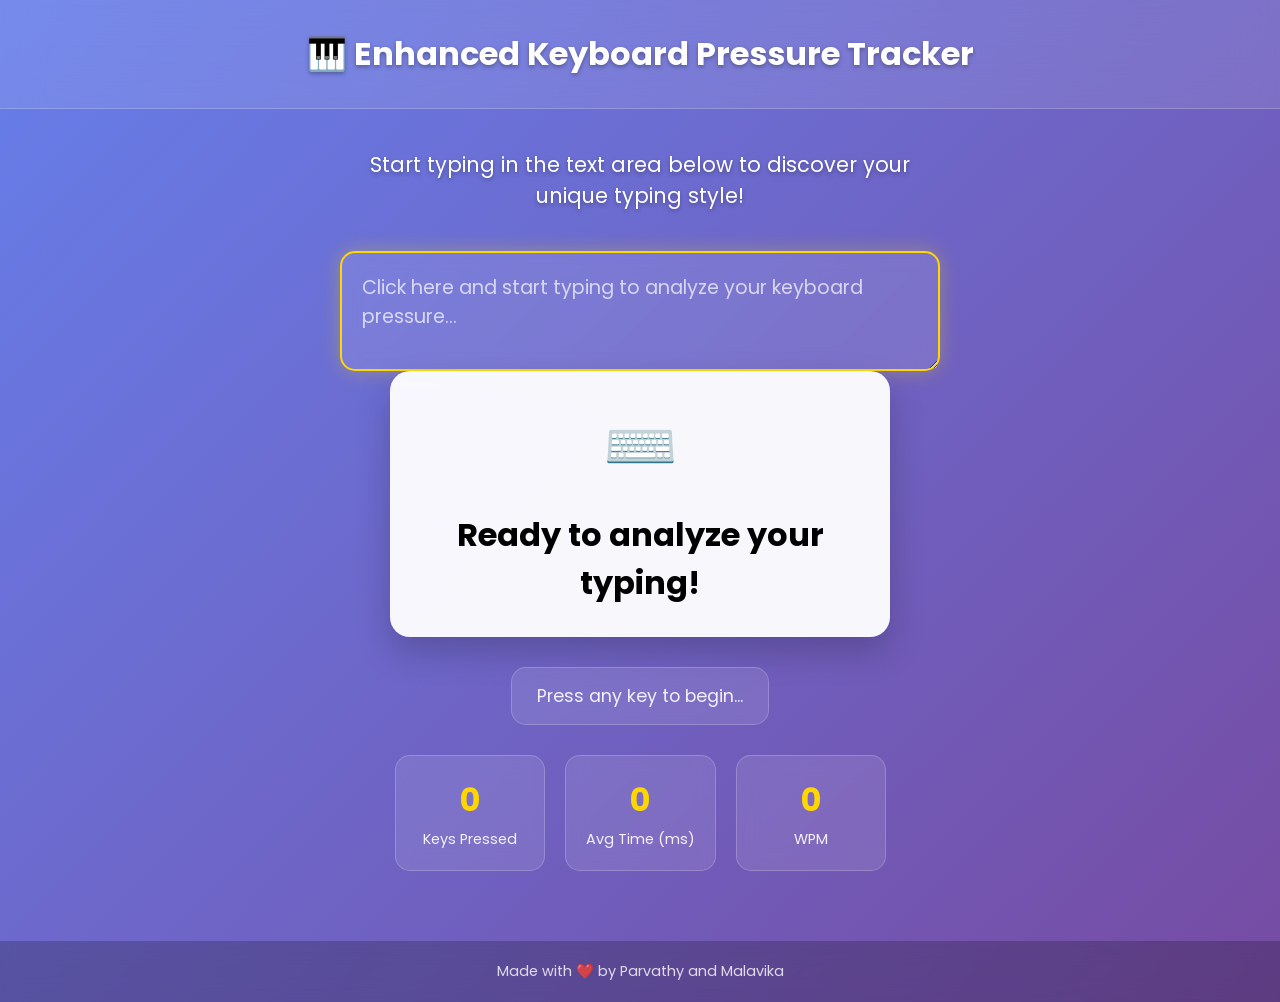
<file: index.html>
<!DOCTYPE html>
<html lang="en">
<head>
    <meta charset="UTF-8">
    <meta name="viewport" content="width=device-width, initial-scale=1.0">
    <title>🎹 Enhanced Keyboard Pressure Tracker</title>
    <link href="https://fonts.googleapis.com/css2?family=Poppins:wght@300;400;600;700&display=swap" rel="stylesheet">
    <link rel="stylesheet" href="style.css">
</head>
<body>
    <div class="container">
        <header>🎹 Enhanced Keyboard Pressure Tracker </header>
        
        <main>
            <p class="intro">Start typing in the text area below to discover your unique typing style!</p>
            
            <textarea class="typing-area" placeholder="Click here and start typing to analyze your keyboard pressure..."></textarea>
            
            <div id="result">
                <span class="emoji">⌨️</span>
                <div>Ready to analyze your typing!</div>
            </div>
            
            <div id="lastKey">Press any key to begin...</div>
            
            <div class="stats">
                <div class="stat-card">
                    <div class="stat-number" id="counter">0</div>
                    <div class="stat-label">Keys Pressed</div>
                </div>
                <div class="stat-card">
                    <div class="stat-number" id="avgTime">0</div>
                    <div class="stat-label">Avg Time (ms)</div>
                </div>
                <div class="stat-card">
                    <div class="stat-number" id="wpm">0</div>
                    <div class="stat-label">WPM</div>
                </div>
            </div>
        </main>

        <footer>Made with ❤️ by Parvathy and Malavika</footer>
    </div>

    <!-- Sound Files -->
    <audio id="soft1" src="baby.mp3"></audio>
    <audio id="soft2" src="baby.mp3"></audio>
    <audio id="smash1" src="smasher.mp3"></audio>
    <audio id="smash2" src="smasher.mp3"></audio>
    <audio id="normal" src="normal.mp3"></audio>

    <script>
        let keyPressTimes = {};
        let totalKeys = 0;
        let totalPressTime = 0;
        let startTime = null;
        let wordCount = 0;

        let keystrokeCount = parseInt(localStorage.getItem("keystrokeCount")) || 0;
        document.getElementById("counter").textContent = keystrokeCount;

        document.addEventListener("keydown", function () {
            keystrokeCount++;
            localStorage.setItem("keystrokeCount", keystrokeCount);
            document.getElementById("counter").textContent = keystrokeCount;
        });

        function playRandomSound(sounds) {
            let soundId = sounds[Math.floor(Math.random() * sounds.length)];
            let audio = document.getElementById(soundId);
            if (audio) {
                audio.currentTime = 0; 
                audio.play().catch(e => console.log('Audio play failed:', e));
            }
        }

        function updateStats() {
            document.getElementById('counter').textContent = totalKeys;
            document.getElementById('avgTime').textContent = totalKeys > 0 ? Math.round(totalPressTime / totalKeys) : 0;
            
            if (startTime) {
                const minutesPassed = (Date.now() - startTime) / 60000;
                const wpm = Math.round(wordCount / minutesPassed) || 0;
                document.getElementById('wpm').textContent = wpm;
            }
        }

        function countWords(text) {
            return text.trim().split(/\s+/).filter(word => word.length > 0).length;
        }

        function getTypingStyle(duration) {
            if (duration < 100) return { type: 'lightning', emoji: '⚡', color: '#ffd700', description: 'Lightning Fast!', sounds: ['soft1', 'soft2'] };
            if (duration < 150) return { type: 'soft', emoji: '🍼', color: '#c2f0c2', description: 'Soft Baby Typing', sounds: ['soft1', 'soft2'] };
            if (duration < 250) return { type: 'normal', emoji: '😊', color: '#cce0ff', description: 'Perfect Rhythm', sounds: ['normal'] };
            if (duration < 350) return { type: 'heavy', emoji: '🔨', color: '#ffcc99', description: 'Heavy Handed', sounds: ['normal'] };
            return { type: 'smash', emoji: '💥', color: '#ffb3b3', description: 'Keyboard Destroyer!', sounds: ['smash1', 'smash2'] };
        }

        document.addEventListener("keydown", function(event) {
            keyPressTimes[event.key] = Date.now();
            if (!startTime) startTime = Date.now();
        });

        document.addEventListener("keyup", function(event) {
            if (!keyPressTimes[event.key]) return;
            
            const pressDuration = Date.now() - keyPressTimes[event.key];
            const resultDiv = document.getElementById("result");
            const lastKeyDiv = document.getElementById("lastKey");
            
            totalKeys++;
            totalPressTime += pressDuration;
            
            const typingArea = document.querySelector('.typing-area');
            if (typingArea) wordCount = countWords(typingArea.value);
            
            updateStats();
            
            const keyDisplay = event.key === ' ' ? 'Space' : event.key.length === 1 ? event.key.toUpperCase() : event.key;
            lastKeyDiv.innerHTML = `Last key: <b>${keyDisplay}</b> (${pressDuration}ms)`;
            
            const style = getTypingStyle(pressDuration);
            resultDiv.innerHTML = `
                <span class="emoji">${style.emoji}</span>
                <div>${style.description}</div>
                <div style="font-size: 1rem; opacity: 0.8;">${pressDuration}ms</div>
            `;
            
            document.body.style.background = `linear-gradient(135deg, ${style.color}, #764ba2)`;
            
            if (style.type === 'smash') {
                resultDiv.classList.add('shake');
                setTimeout(() => resultDiv.classList.remove('shake'), 500);
            } else if (style.type === 'lightning') {
                resultDiv.classList.add('glow');
                setTimeout(() => resultDiv.classList.remove('glow'), 500);
            }
            
            playRandomSound(style.sounds);
            
            setTimeout(() => {
                document.body.style.background = 'linear-gradient(135deg, #667eea 0%, #764ba2 100%)';
            }, 600);
            
            delete keyPressTimes[event.key];
        });

        window.addEventListener('load', function() {
            document.querySelector('.typing-area').focus();
        });
    </script>
</body>
</html>
</file>
<file: style.css>
* {
            margin: 0;
            padding: 0;
            box-sizing: border-box;
        }

        body {
            font-family: 'Poppins', sans-serif;
            text-align: center;
            background: linear-gradient(135deg, #667eea 0%, #764ba2 100%);
            min-height: 100vh;
            transition: all 0.3s ease;
            overflow-x: hidden;
        }

        .container {
            min-height: 100vh;
            display: flex;
            flex-direction: column;
        }

        header {
            background: rgba(255, 255, 255, 0.1);
            backdrop-filter: blur(20px);
            border-bottom: 1px solid rgba(255, 255, 255, 0.2);
            color: white;
            padding: 30px 20px;
            font-size: 2rem;
            font-weight: 700;
            text-shadow: 0 2px 4px rgba(0,0,0,0.3);
        }

        main {
            flex: 1;
            display: flex;
            flex-direction: column;
            justify-content: center;
            align-items: center;
            padding: 40px 20px;
        }

        .intro {
            font-size: 1.3rem;
            color: white;
            margin-bottom: 40px;
            text-shadow: 0 2px 4px rgba(0,0,0,0.3);
            max-width: 600px;
        }

        #result {
            font-size: 2rem;
            font-weight: bold;
            margin-bottom: 30px;
            padding: 30px 40px;
            border-radius: 20px;
            background: rgba(255, 255, 255, 0.95);
            backdrop-filter: blur(20px);
            box-shadow: 0 15px 35px rgba(0,0,0,0.2);
            min-height: 120px;
            display: flex;
            align-items: center;
            justify-content: center;
            flex-direction: column;
            gap: 10px;
            max-width: 500px;
            width: 100%;
            transition: transform 0.3s ease;
        }

        #result:hover {
            transform: translateY(-5px);
        }

        #lastKey {
            font-size: 1.1rem;
            color: rgba(255, 255, 255, 0.9);
            background: rgba(255, 255, 255, 0.1);
            padding: 15px 25px;
            border-radius: 15px;
            backdrop-filter: blur(10px);
            margin-bottom: 30px;
            border: 1px solid rgba(255, 255, 255, 0.2);
        }

        .emoji {
            font-size: 60px;
            display: inline-block;
            animation: bounce 0.6s ease;
            margin-bottom: 10px;
        }

        @keyframes bounce {
            0%, 100% { transform: translateY(0) scale(1); }
            50% { transform: translateY(-15px) scale(1.1); }
        }

        .stats {
            display: flex;
            gap: 20px;
            justify-content: center;
            flex-wrap: wrap;
            margin-bottom: 30px;
        }

        .stat-card {
            background: rgba(255, 255, 255, 0.1);
            backdrop-filter: blur(10px);
            border: 1px solid rgba(255, 255, 255, 0.2);
            border-radius: 15px;
            padding: 20px;
            color: white;
            min-width: 150px;
            text-align: center;
        }

        .stat-number {
            font-size: 2rem;
            font-weight: bold;
            color: #ffd700;
        }

        .stat-label {
            font-size: 0.9rem;
            opacity: 0.9;
            margin-top: 5px;
        }

        .typing-area {
            width: 100%;
            max-width: 600px;
            padding: 20px;
            border-radius: 15px;
            background: rgba(255, 255, 255, 0.1);
            backdrop-filter: blur(10px);
            border: 2px solid rgba(255, 255, 255, 0.2);
            color: white;
            font-size: 1.2rem;
            font-family: 'Poppins', sans-serif;
            resize: vertical;
            min-height: 120px;
            outline: none;
            transition: all 0.3s ease;
        }

        .typing-area::placeholder {
            color: rgba(255, 255, 255, 0.7);
        }

        .typing-area:focus {
            border-color: #ffd700;
            box-shadow: 0 0 20px rgba(255, 215, 0, 0.3);
        }

        footer {
            background: rgba(0, 0, 0, 0.2);
            color: rgba(255, 255, 255, 0.8);
            padding: 20px;
            font-size: 0.9rem;
            backdrop-filter: blur(10px);
        }

        .progress-bar {
            width: 100%;
            height: 6px;
            background: rgba(255, 255, 255, 0.2);
            border-radius: 3px;
            margin: 10px 0;
            overflow: hidden;
        }

        .progress-fill {
            height: 100%;
            background: linear-gradient(90deg, #ffd700, #ff6b6b);
            width: 0%;
            border-radius: 3px;
            transition: width 0.3s ease;
        }

        @keyframes shake {
            0%, 100% { transform: translateX(0); }
            10%, 30%, 50%, 70%, 90% { transform: translateX(-5px); }
            20%, 40%, 60%, 80% { transform: translateX(5px); }
        }

        .shake {
            animation: shake 0.5s ease-in-out;
        }

        @keyframes glow {
            0%, 100% { box-shadow: 0 15px 35px rgba(0,0,0,0.2); }
            50% { box-shadow: 0 15px 35px rgba(255, 215, 0, 0.4); }
        }

        .glow {
            animation: glow 0.5s ease-in-out;
        }

        @media (max-width: 768px) {
            header {
                font-size: 1.5rem;
                padding: 20px;
            }
            
            .intro {
                font-size: 1.1rem;
            }
            
            #result {
                font-size: 1.5rem;
                padding: 20px;
                margin: 0 10px;
            }
            
            .stats {
                flex-direction: column;
                align-items: center;
            }
        }
</file>
